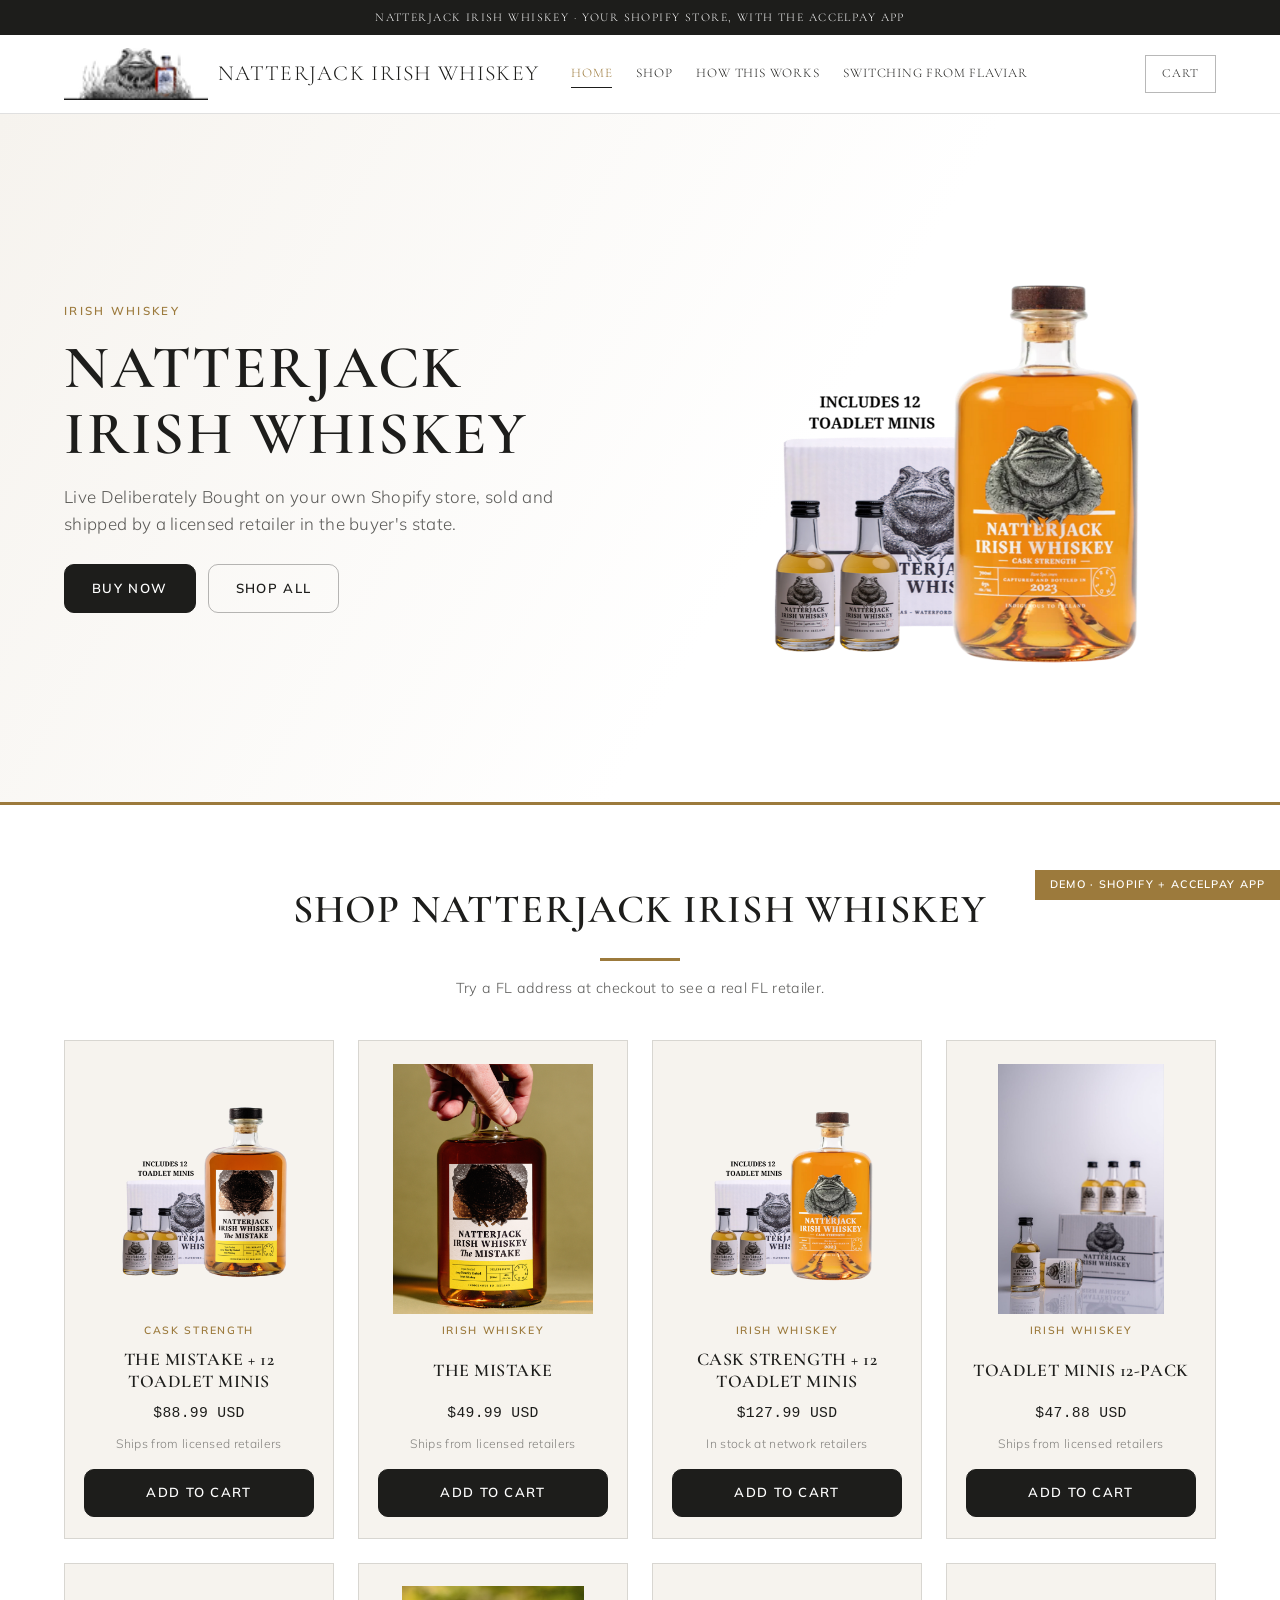
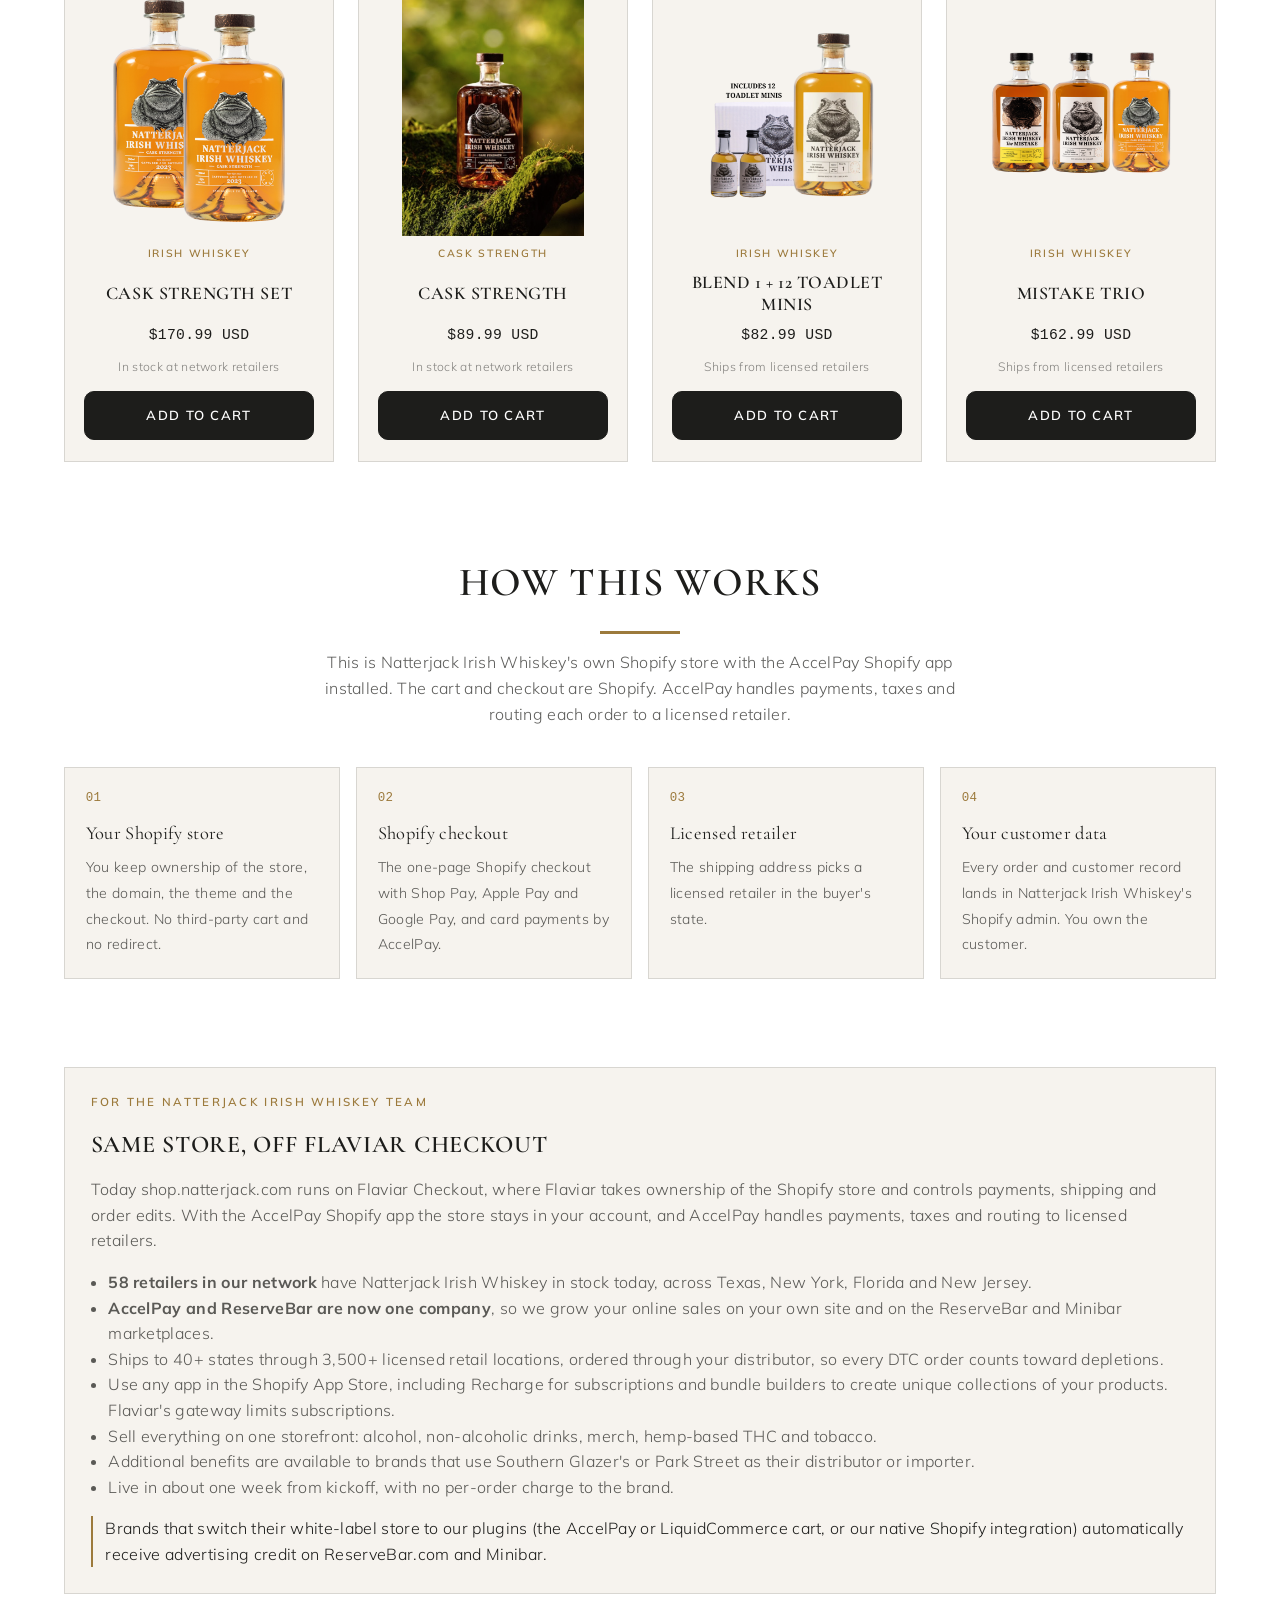
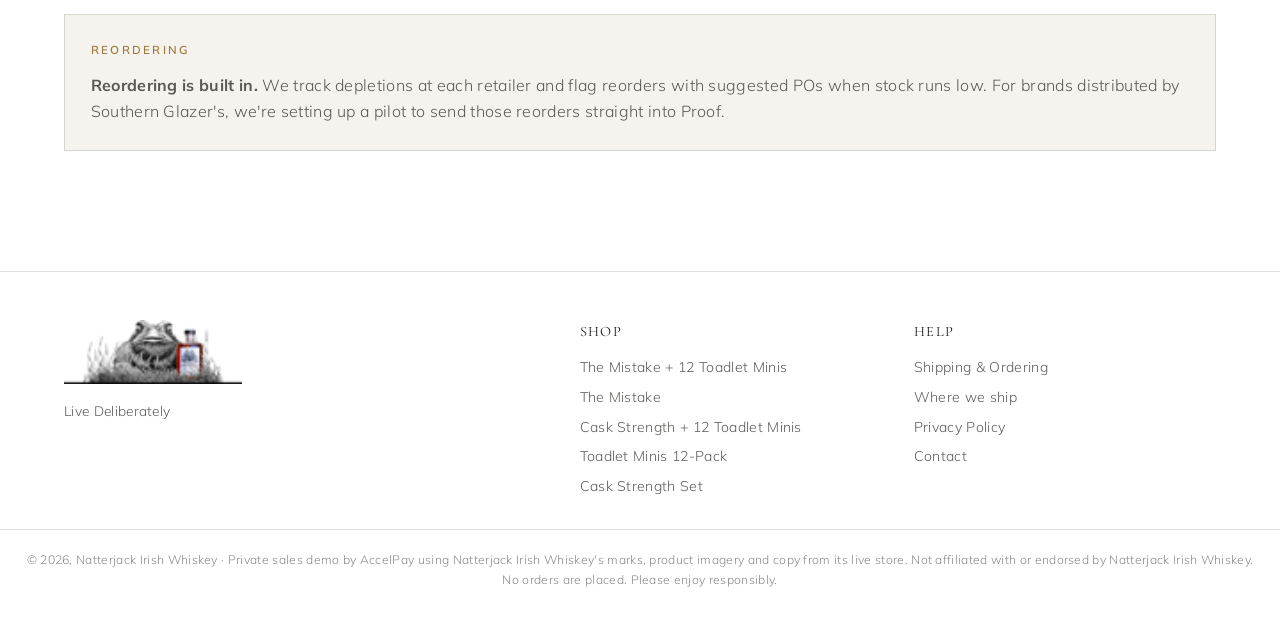
<file: index.html>
<!doctype html>
<html lang="en">
<head>
<meta charset="utf-8">
<meta name="viewport" content="width=device-width,initial-scale=1">
<title>Natterjack Irish Whiskey | AccelPay demo</title>
<meta name="robots" content="noindex,nofollow">
<link rel="icon" href="assets/logo.png">
<link rel="preconnect" href="https://fonts.googleapis.com">
<link rel="preconnect" href="https://fonts.gstatic.com" crossorigin>
<link rel="stylesheet" href="https://fonts.googleapis.com/css2?family=Cormorant+Garamond:wght@500;600;700&family=Mulish:wght@300;400;600;700&display=swap">
<link rel="stylesheet" href="styles.css?v=1">
</head>
<body>
<div class="announce">Natterjack Irish Whiskey &middot; your Shopify store, with the AccelPay app</div>
<header class="top">
  <div class="hdr">
    <a href="index.html" class="brand-link"><img class="logo" src="assets/logo.png" alt="Natterjack Irish Whiskey"><span class="wordmark">Natterjack Irish Whiskey</span></a>
    <nav class="main">
      <a href="index.html" aria-current="page">Home</a><a href="index.html#shop">Shop</a><a href="index.html#how">How this works</a><a href="index.html#switch">Switching from Flaviar</a>
    </nav>
    <div class="hdr-actions">
      <button class="burger" id="burger" aria-label="Menu">&#9776;</button>
      <button class="cart-pill" data-cart-toggle aria-label="Open cart">
        <span class="lbl">Cart</span>
        <span class="count" data-cart-count hidden>0</span>
      </button>
    </div>
  </div>
</header>

<section class="hero">
  <div class="hero-inner">
    <div>
      <div class="eyebrow">Irish whiskey</div>
      <h1>Natterjack Irish Whiskey</h1>
      <p>Live Deliberately Bought on your own Shopify store, sold and shipped by a licensed retailer in the buyer's state.</p>
      <div style="display:flex;gap:.75rem;flex-wrap:wrap"><a class="btn" href="product.html?p=cask-strength-mini-toadlet-the-ideal-gif">Buy now</a><a class="btn ghost" href="#shop">Shop all</a></div>
    </div>
    <div class="shot"><img src="assets/p-cask-strength-mini-toadlet-the-ideal-gif.png" alt="Cask Strength + 12 Toadlet Minis"></div>
  </div>
</section>

<section class="band" id="shop">
  <div class="section-head">
    <h2>Shop Natterjack Irish Whiskey</h2>
    <div class="rule"></div>
    <p style="font-size:.9rem;color:var(--muted)">Try a FL address at checkout to see a real FL retailer.</p>
  </div>
  <div class="grid" id="collection-grid"></div>
</section>

<section class="band" id="how" style="padding-top:1rem">
  <div class="section-head">
    <h2>How this works</h2>
    <div class="rule"></div>
    <p>This is Natterjack Irish Whiskey's own Shopify store with the AccelPay Shopify app installed. The cart and checkout are Shopify. AccelPay handles payments, taxes and routing each order to a licensed retailer.</p>
  </div>
  <div class="how">
    <div class="step"><span class="n">01</span><b>Your Shopify store</b><span>You keep ownership of the store, the domain, the theme and the checkout. No third-party cart and no redirect.</span></div>
    <div class="step"><span class="n">02</span><b>Shopify checkout</b><span>The one-page Shopify checkout with Shop Pay, Apple Pay and Google Pay, and card payments by AccelPay.</span></div>
    <div class="step"><span class="n">03</span><b>Licensed retailer</b><span>The shipping address picks a licensed retailer in the buyer's state.</span></div>
    <div class="step"><span class="n">04</span><b>Your customer data</b><span>Every order and customer record lands in Natterjack Irish Whiskey's Shopify admin. You own the customer.</span></div>
  </div>
</section>

<section class="band" id="switch" style="padding-top:1rem">
  <div class="panel">
    <div class="eyebrow">For the Natterjack Irish Whiskey team</div>
    <h2>Same store, off Flaviar Checkout</h2>
    <p style="margin:0 0 1rem">Today shop.natterjack.com runs on Flaviar Checkout, where Flaviar takes ownership of the Shopify store and controls payments, shipping and order edits. With the AccelPay Shopify app the store stays in your account, and AccelPay handles payments, taxes and routing to licensed retailers.</p>
    <ul style="margin:0 0 1rem;padding-left:1.1rem"><li><b>58 retailers in our network</b> have Natterjack Irish Whiskey in stock today, across Texas, New York, Florida and New Jersey.</li><li><b>AccelPay and ReserveBar are now one company</b>, so we grow your online sales on your own site and on the ReserveBar and Minibar marketplaces.</li><li>Ships to 40+ states through 3,500+ licensed retail locations, ordered through your distributor, so every DTC order counts toward depletions.</li><li>Use any app in the Shopify App Store, including Recharge for subscriptions and bundle builders to create unique collections of your products. Flaviar's gateway limits subscriptions.</li><li>Sell everything on one storefront: alcohol, non-alcoholic drinks, merch, hemp-based THC and tobacco.</li><li>Additional benefits are available to brands that use Southern Glazer's or Park Street as their distributor or importer.</li><li>Live in about one week from kickoff, with no per-order charge to the brand.</li></ul>
    <p class="credit">Brands that switch their white-label store to our plugins (the AccelPay or LiquidCommerce cart, or our native Shopify integration) automatically receive advertising credit on ReserveBar.com and Minibar.</p>
  </div>
  <div class="panel">
    <div class="eyebrow">Reordering</div>
    <p style="margin:0" class="reorder"><b>Reordering is built in.</b> We track depletions at each retailer and flag reorders with suggested POs when stock runs low. For brands distributed by Southern Glazer's, we're setting up a pilot to send those reorders straight into Proof.</p>
  </div>
</section>
<footer class="site">
  <div class="ft">
    <div>
      <img src="assets/logo.png" alt="Natterjack Irish Whiskey" style="height:64px;width:auto">
      <p style="font-size:.86rem;margin-top:1rem;max-width:24rem;color:var(--muted)">Live Deliberately</p>
    </div>
    <div><h4>Shop</h4><ul><li><a href="product.html?p=the-mistake-mini-toadlet-the-perfect-gif">The Mistake + 12 Toadlet Minis</a></li><li><a href="product.html?p=natterjack-the-mistake">The Mistake</a></li><li><a href="product.html?p=cask-strength-mini-toadlet-the-ideal-gif">Cask Strength + 12 Toadlet Minis</a></li><li><a href="product.html?p=natterjack-irish-whiskey-mini-toadlet">Toadlet Minis  12-Pack</a></li><li><a href="product.html?p=natterjack-cask-strength-set">Cask Strength Set</a></li></ul></div>
    <div><h4>Help</h4><ul>
      <li><a href="index.html#how">Shipping &amp; Ordering</a></li>
      <li><a href="index.html#how">Where we ship</a></li>
      <li><a href="#">Privacy Policy</a></li>
      <li><a href="#">Contact</a></li></ul></div>
  </div>
  <div class="legal-row">
    &copy; 2026, Natterjack Irish Whiskey &middot; Private sales demo by AccelPay using Natterjack Irish Whiskey's marks, product imagery and copy from its live store. Not affiliated with or endorsed by Natterjack Irish Whiskey.
    No orders are placed. Please enjoy responsibly.
  </div>
</footer>

<div class="scrim" id="scrim"></div>
<aside class="drawer" id="drawer" aria-label="Your cart">
  <div class="dh"><h2>Your cart</h2><button class="x" id="drawer-close" aria-label="Close">&times;</button></div>
  <div class="cols"><span>Product</span><span>Total</span></div>
  <div class="items" id="drawer-items"></div>
  <div class="df" id="drawer-foot"></div>
</aside>
<div class="ribbon">Demo &middot; Shopify + AccelPay app</div>
<script src="data.js?v=1"></script>
<script src="app.js?v=1"></script>
</body>
</html>
</file>
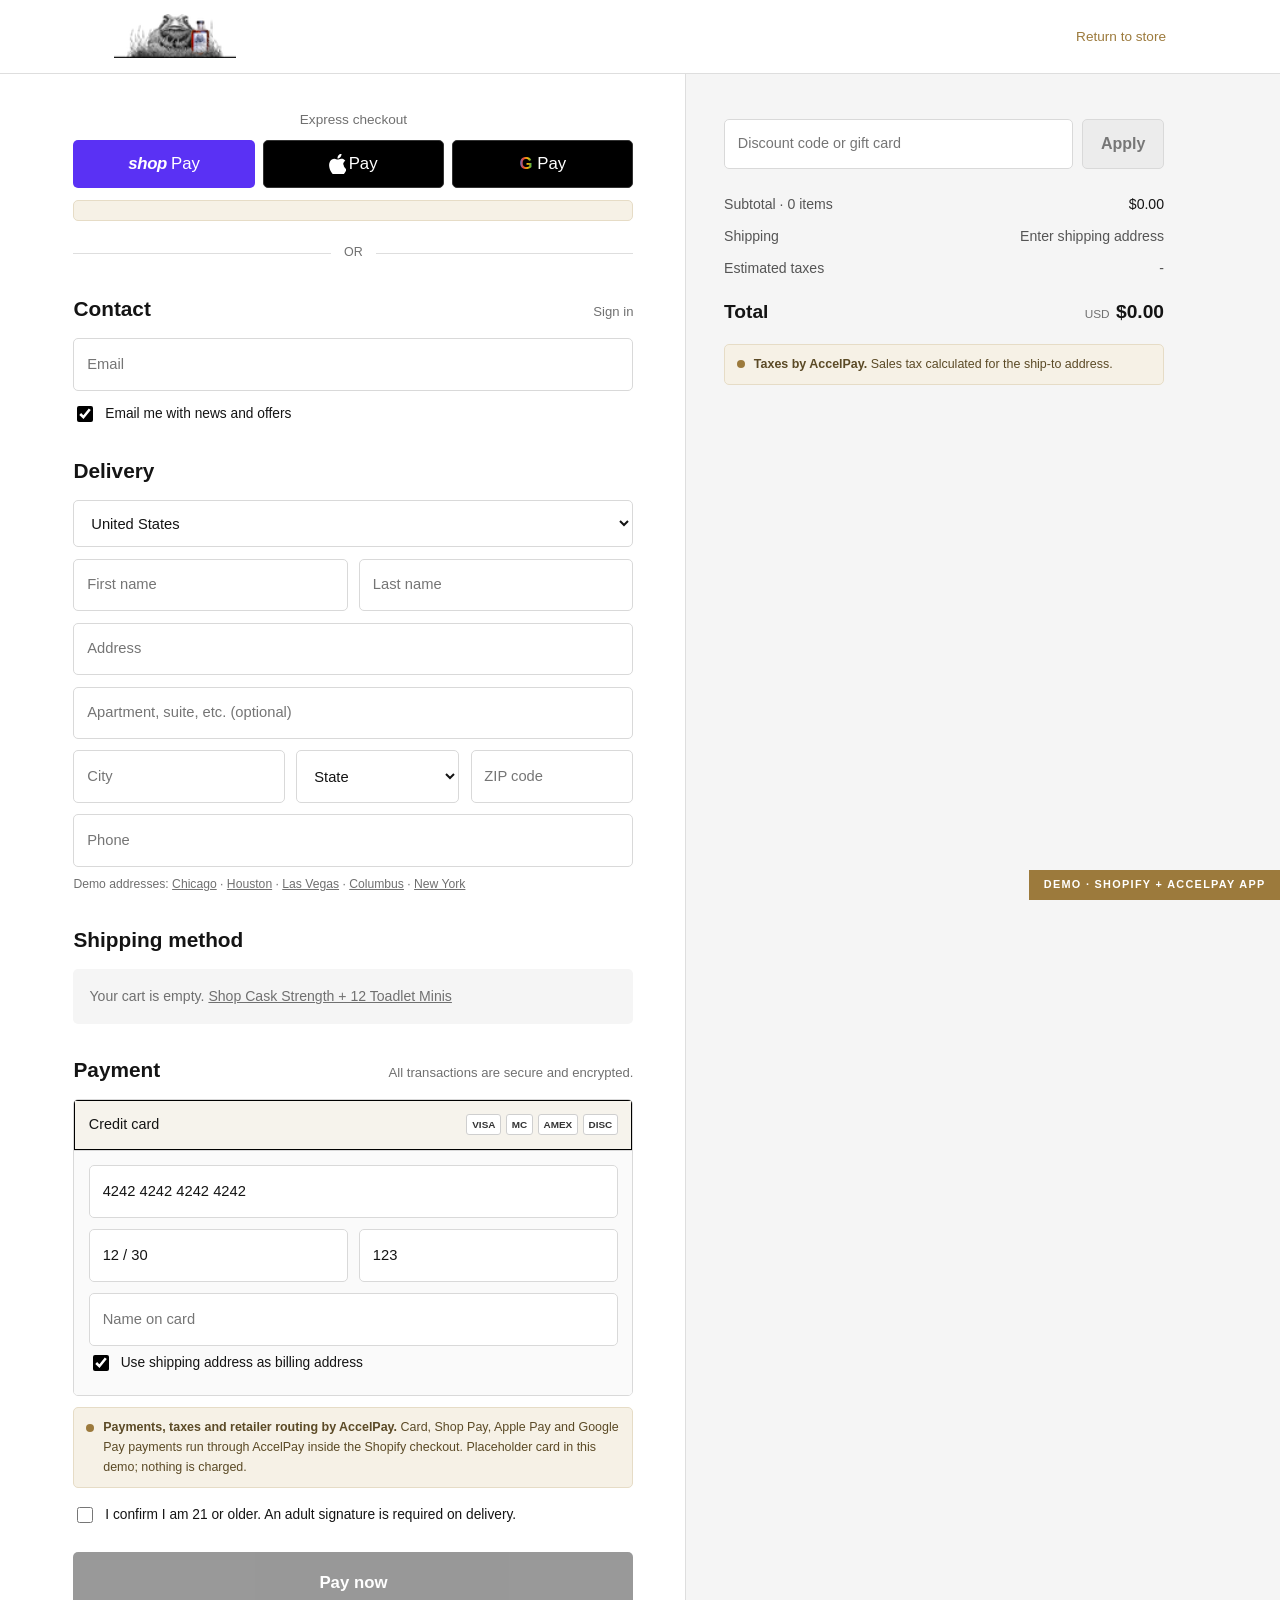
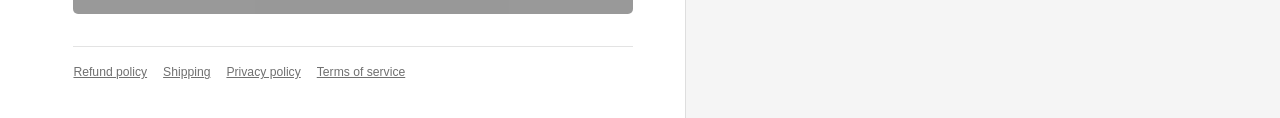
<file: checkout.html>
<!doctype html>
<html lang="en">
<head>
<meta charset="utf-8">
<meta name="viewport" content="width=device-width,initial-scale=1">
<title>Checkout | Natterjack Irish Whiskey</title>
<meta name="robots" content="noindex,nofollow">
<link rel="icon" href="assets/logo.png">
<link rel="preconnect" href="https://fonts.googleapis.com">
<link rel="preconnect" href="https://fonts.gstatic.com" crossorigin>
<link rel="stylesheet" href="https://fonts.googleapis.com/css2?family=Cormorant+Garamond:wght@500;600;700&family=Mulish:wght@300;400;600;700&display=swap">
<link rel="stylesheet" href="styles.css?v=1">
</head>
<body class="co">
<div class="co-head"><div class="in">
  <a href="index.html"><img src="assets/logo.png" alt="Natterjack Irish Whiskey"></a>
  <a class="bag" href="product.html">Return to store</a>
</div></div>

<div id="confirmed" hidden>
  <div class="thanks">
    <h1>Thank you!</h1>
    <p>This is a demo, so nothing was charged and no order was sent.</p>
    <p class="num" id="order-num"></p>
    <p id="order-by"></p>
    <p id="order-total"></p>
    <p style="font-size:.85rem">On the live store, this order and the customer record appear in Natterjack Irish Whiskey's Shopify admin.</p>
    <a class="pay-btn" href="index.html" style="display:inline-block;width:auto;padding:.9rem 1.6rem;text-decoration:none">Continue shopping</a>
  </div>
</div>

<div id="checkout-view" class="checkout">
  <div class="co-left"><div class="inner">
    <form id="co-form" autocomplete="off">
      <div class="xp-title">Express checkout</div>
      <div id="xpay-top"></div>
      <div id="xpay-note" class="callout" hidden></div>
      <div class="or"><span>OR</span></div>
      <div class="co-h">Contact <small>Sign in</small></div>
      <input class="co-field" type="email" name="email" placeholder="Email" required>
      <label class="co-chk"><input type="checkbox" checked> Email me with news and offers</label>

      <div class="co-h">Delivery</div>
      <select class="co-field" aria-label="Country/Region"><option>United States</option></select>
      <div class="co-row">
        <input class="co-field" name="first" placeholder="First name" required>
        <input class="co-field" name="last" placeholder="Last name" required>
      </div>
      <input class="co-field" name="address1" placeholder="Address" required>
      <input class="co-field" name="address2" placeholder="Apartment, suite, etc. (optional)">
      <div class="co-row3">
        <input class="co-field" name="city" placeholder="City" required>
        <select class="co-field" id="state" aria-label="State" required><option value="">State</option><option value="AL">Alabama</option><option value="AK">Alaska</option><option value="AZ">Arizona</option><option value="AR">Arkansas</option><option value="CA">California</option><option value="CO">Colorado</option><option value="CT">Connecticut</option><option value="DE">Delaware</option><option value="DC">District of Columbia</option><option value="FL">Florida</option><option value="GA">Georgia</option><option value="HI">Hawaii</option><option value="ID">Idaho</option><option value="IL">Illinois</option><option value="IN">Indiana</option><option value="IA">Iowa</option><option value="KS">Kansas</option><option value="KY">Kentucky</option><option value="LA">Louisiana</option><option value="ME">Maine</option><option value="MD">Maryland</option><option value="MA">Massachusetts</option><option value="MI">Michigan</option><option value="MN">Minnesota</option><option value="MS">Mississippi</option><option value="MO">Missouri</option><option value="MT">Montana</option><option value="NE">Nebraska</option><option value="NV">Nevada</option><option value="NH">New Hampshire</option><option value="NJ">New Jersey</option><option value="NM">New Mexico</option><option value="NY">New York</option><option value="NC">North Carolina</option><option value="ND">North Dakota</option><option value="OH">Ohio</option><option value="OK">Oklahoma</option><option value="OR">Oregon</option><option value="PA">Pennsylvania</option><option value="RI">Rhode Island</option><option value="SC">South Carolina</option><option value="SD">South Dakota</option><option value="TN">Tennessee</option><option value="TX">Texas</option><option value="UT">Utah</option><option value="VT">Vermont</option><option value="VA">Virginia</option><option value="WA">Washington</option><option value="WV">West Virginia</option><option value="WI">Wisconsin</option><option value="WY">Wyoming</option></select>
        <input class="co-field" id="zip" name="zip" placeholder="ZIP code" inputmode="numeric" maxlength="5" required>
      </div>
      <input class="co-field" name="phone" placeholder="Phone" type="tel">
      <div style="font-size:.76rem;color:#707070;margin:-.2rem 0 .3rem">Demo addresses:
        <a href="#" data-fill="233 S Wacker Dr|Chicago|60606" onclick="return false">Chicago</a> &middot;
        <a href="#" data-fill="1001 Westheimer Rd|Houston|77006" onclick="return false">Houston</a> &middot;
        <a href="#" data-fill="3570 Las Vegas Blvd S|Las Vegas|89109" onclick="return false">Las Vegas</a> &middot;
        <a href="#" data-fill="411 Woody Hayes Dr|Columbus|43210" onclick="return false">Columbus</a> &middot;
        <a href="#" data-fill="350 E 13th St|New York|10009" onclick="return false">New York</a>
      </div>

      <div class="co-h">Shipping method</div>
      <div id="rates"></div>

      <div class="co-h">Payment <small>All transactions are secure and encrypted.</small></div>
      <div class="pay-box">
        <div class="ph"><span>Credit card</span><span class="cards"><span>VISA</span><span>MC</span><span>AMEX</span><span>DISC</span></span></div>
        <div class="pb">
          <input class="co-field" placeholder="Card number" value="4242 4242 4242 4242" aria-label="Card number">
          <div class="co-row">
            <input class="co-field" placeholder="Expiration date (MM / YY)" value="12 / 30" aria-label="Expiration">
            <input class="co-field" placeholder="Security code" value="123" aria-label="Security code">
          </div>
          <input class="co-field" placeholder="Name on card" aria-label="Name on card" style="margin-bottom:.3rem">
          <label class="co-chk"><input type="checkbox" checked> Use shipping address as billing address</label>
        </div>
      </div>
      <div class="callout"><span class="dot"></span><span><b>Payments, taxes and retailer routing by AccelPay.</b> Card, Shop Pay, Apple Pay and Google Pay payments run through AccelPay inside the Shopify checkout. Placeholder card in this demo; nothing is charged.</span></div>
      <label class="co-chk" style="margin-top:1rem"><input type="checkbox" required> I confirm I am 21 or older. An adult signature is required on delivery.</label>
      <button class="pay-btn" id="pay" type="submit" disabled>Pay now</button>
      <div class="co-links"><a href="#">Refund policy</a><a href="#">Shipping</a><a href="#">Privacy policy</a><a href="#">Terms of service</a></div>
    </form>
  </div></div>
  <div class="co-right"><div class="inner" id="os"></div></div>
</div>
<div class="ribbon">Demo &middot; Shopify + AccelPay app</div>
<script src="data.js?v=1"></script>
<script src="app.js?v=1"></script>
</body>
</html>
</file>
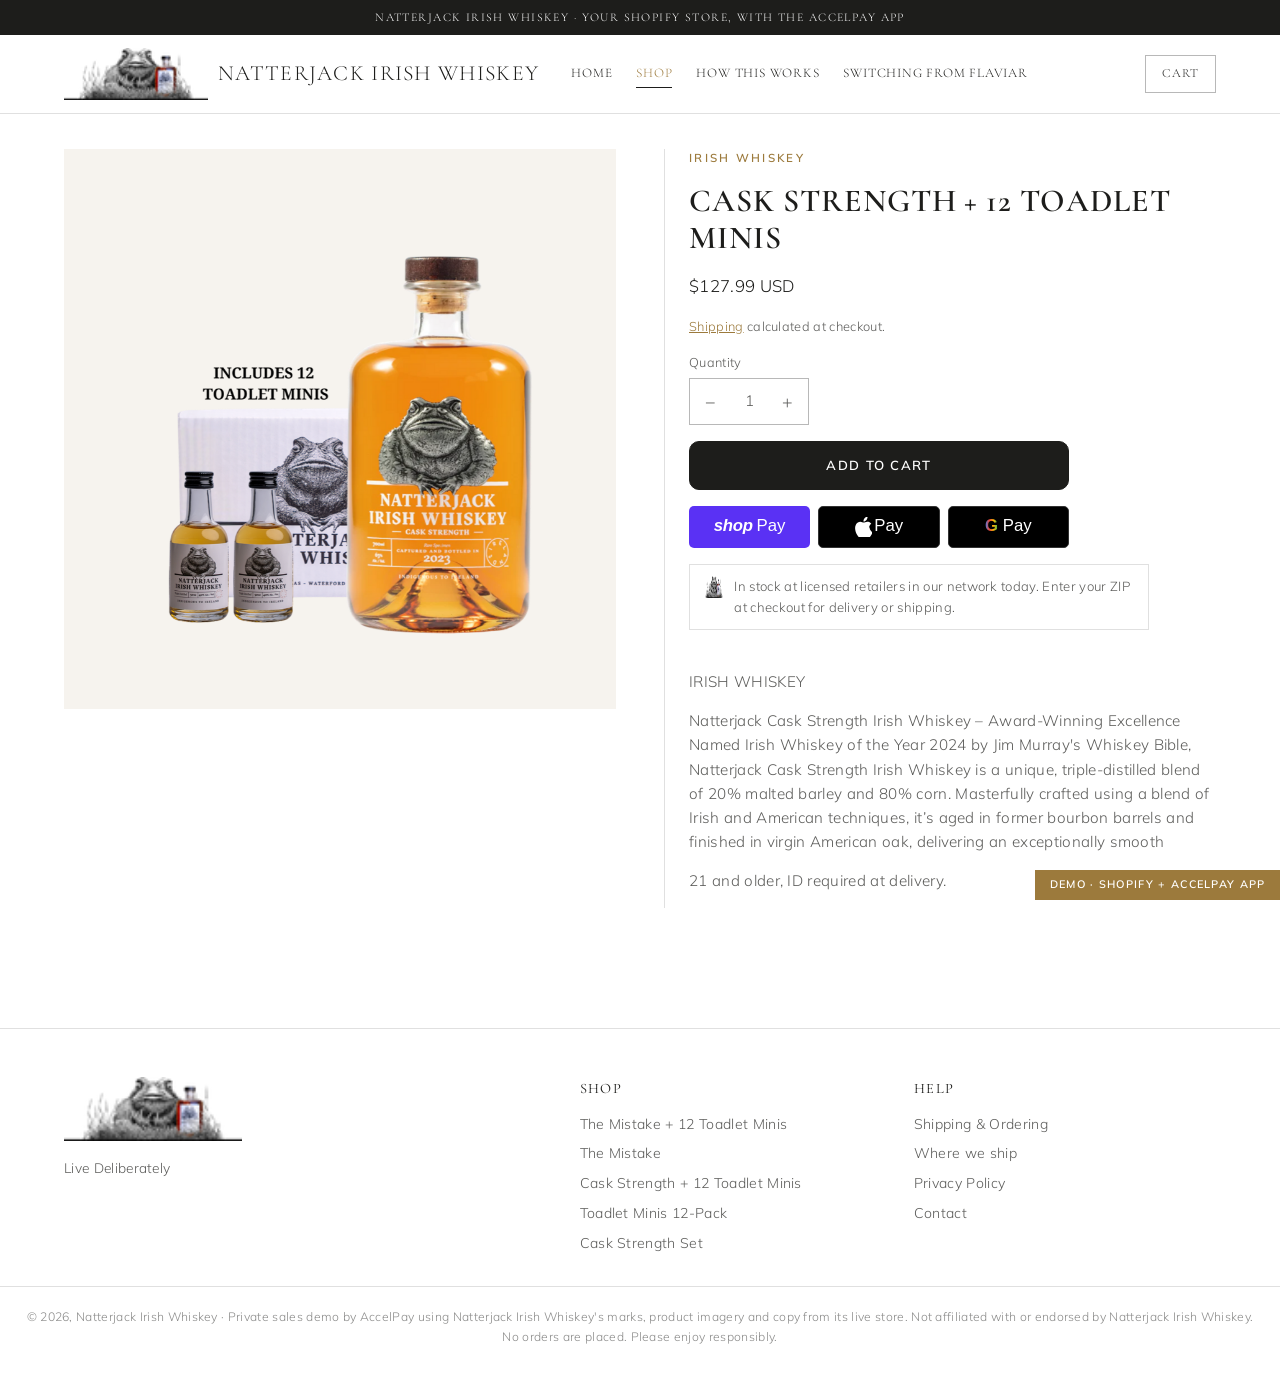
<file: product.html>
<!doctype html>
<html lang="en">
<head>
<meta charset="utf-8">
<meta name="viewport" content="width=device-width,initial-scale=1">
<title>Natterjack Irish Whiskey | AccelPay demo</title>
<meta name="robots" content="noindex,nofollow">
<link rel="icon" href="assets/logo.png">
<link rel="preconnect" href="https://fonts.googleapis.com">
<link rel="preconnect" href="https://fonts.gstatic.com" crossorigin>
<link rel="stylesheet" href="https://fonts.googleapis.com/css2?family=Cormorant+Garamond:wght@500;600;700&family=Mulish:wght@300;400;600;700&display=swap">
<link rel="stylesheet" href="styles.css?v=1">
</head>
<body>
<div class="announce">Natterjack Irish Whiskey &middot; your Shopify store, with the AccelPay app</div>
<header class="top">
  <div class="hdr">
    <a href="index.html" class="brand-link"><img class="logo" src="assets/logo.png" alt="Natterjack Irish Whiskey"><span class="wordmark">Natterjack Irish Whiskey</span></a>
    <nav class="main">
      <a href="index.html">Home</a><a href="index.html#shop" aria-current="page">Shop</a><a href="index.html#how">How this works</a><a href="index.html#switch">Switching from Flaviar</a>
    </nav>
    <div class="hdr-actions">
      <button class="burger" id="burger" aria-label="Menu">&#9776;</button>
      <button class="cart-pill" data-cart-toggle aria-label="Open cart">
        <span class="lbl">Cart</span>
        <span class="count" data-cart-count hidden>0</span>
      </button>
    </div>
  </div>
</header>

<main class="band" style="padding-top:2.2rem">
  <div class="pdp" id="pdp" data-handle="cask-strength-mini-toadlet-the-ideal-gif"></div>
</main>
<script>
(function () { var p = new URLSearchParams(location.search).get('p'); if (p) document.getElementById('pdp').setAttribute('data-handle', p); })();
</script>
<footer class="site">
  <div class="ft">
    <div>
      <img src="assets/logo.png" alt="Natterjack Irish Whiskey" style="height:64px;width:auto">
      <p style="font-size:.86rem;margin-top:1rem;max-width:24rem;color:var(--muted)">Live Deliberately</p>
    </div>
    <div><h4>Shop</h4><ul><li><a href="product.html?p=the-mistake-mini-toadlet-the-perfect-gif">The Mistake + 12 Toadlet Minis</a></li><li><a href="product.html?p=natterjack-the-mistake">The Mistake</a></li><li><a href="product.html?p=cask-strength-mini-toadlet-the-ideal-gif">Cask Strength + 12 Toadlet Minis</a></li><li><a href="product.html?p=natterjack-irish-whiskey-mini-toadlet">Toadlet Minis  12-Pack</a></li><li><a href="product.html?p=natterjack-cask-strength-set">Cask Strength Set</a></li></ul></div>
    <div><h4>Help</h4><ul>
      <li><a href="index.html#how">Shipping &amp; Ordering</a></li>
      <li><a href="index.html#how">Where we ship</a></li>
      <li><a href="#">Privacy Policy</a></li>
      <li><a href="#">Contact</a></li></ul></div>
  </div>
  <div class="legal-row">
    &copy; 2026, Natterjack Irish Whiskey &middot; Private sales demo by AccelPay using Natterjack Irish Whiskey's marks, product imagery and copy from its live store. Not affiliated with or endorsed by Natterjack Irish Whiskey.
    No orders are placed. Please enjoy responsibly.
  </div>
</footer>

<div class="scrim" id="scrim"></div>
<aside class="drawer" id="drawer" aria-label="Your cart">
  <div class="dh"><h2>Your cart</h2><button class="x" id="drawer-close" aria-label="Close">&times;</button></div>
  <div class="cols"><span>Product</span><span>Total</span></div>
  <div class="items" id="drawer-items"></div>
  <div class="df" id="drawer-foot"></div>
</aside>
<div class="ribbon">Demo &middot; Shopify + AccelPay app</div>
<script src="data.js?v=1"></script>
<script src="app.js?v=1"></script>
</body>
</html>
</file>
<file: styles.css>
/* Natterjack Irish Whiskey x AccelPay demo. Base: woodsonwhiskey-accelpay-demo. */

:root {
  --black: #ffffff; --panel: #f6f3ee; --panel-2: #ece7df; --ink: #1d1d1b;
  --muted: rgba(29,29,27,.72); --muted-2: rgba(29,29,27,.52); --line: rgba(0,0,0,.12); --line-2: rgba(0,0,0,.28);
  --gold: #1d1d1b; --gold-hi: #9c7a3c; --gold-soft: rgba(0,0,0,.05); --green: #2f6b4f; --red: #c00000;
  --head: #1d1d1b; --btn-ink: #ffffff; --img-bg: #f6f3ee; --drawer-bg: #ffffff; --ann-bg: #1d1d1b; --ann-ink: #ffffff; --co-head-bg: #ffffff;
  --serif: "Cormorant Garamond", Georgia, serif; --sans: "Mulish", -apple-system, BlinkMacSystemFont, "Helvetica Neue", Arial, sans-serif;
  --mono: ui-monospace, SFMono-Regular, Menlo, monospace; --maxw: 1200px; --btn-radius: 10px;
  --cart-glyph: url("data:image/svg+xml;utf8,<svg xmlns='http://www.w3.org/2000/svg' viewBox='0 0 24 24' fill='none' stroke='black' stroke-width='2' stroke-linecap='round' stroke-linejoin='round'><path d='M6 2 3 6v14a2 2 0 0 0 2 2h14a2 2 0 0 0 2-2V6l-3-4z'/><path d='M3 6h18'/><path d='M16 10a4 4 0 0 1-8 0'/></svg>");
}

* { box-sizing: border-box; }
html { scroll-behavior: smooth; }
body {
  margin: 0; background: var(--black); color: var(--ink);
  font-family: var(--sans); font-weight: 300; font-size: 16px; line-height: 1.6;
  letter-spacing: .02em; -webkit-font-smoothing: antialiased;
}
img { max-width: 100%; display: block; }
a { color: inherit; }
button { font: inherit; cursor: pointer; color: inherit; }
:focus-visible { outline: 2px solid var(--gold); outline-offset: 2px; }

/* ---------------------------------------------------------------- header */
.announce {
  background: var(--ann-bg); color: var(--ann-ink); text-align: center;
  font-family: var(--serif); font-size: .74rem; letter-spacing: .12em;
  text-transform: uppercase; padding: .5rem 1rem;
}
header.top { position: sticky; top: 0; z-index: 60; background: var(--black); border-bottom: 1px solid var(--line); }
.hdr { max-width: var(--maxw); margin: 0 auto; padding: .8rem 1.5rem; display: flex; align-items: center; gap: 2rem; }
.hdr img.logo { height: 62px; width: auto; }
nav.main { display: flex; gap: 1.5rem; flex-wrap: wrap; }
nav.main a {
  font-family: var(--serif); font-size: .82rem; letter-spacing: .06em; text-transform: uppercase;
  text-decoration: none; color: var(--head); padding: .2rem 0; border-bottom: 1px solid transparent;
}
nav.main a:hover, nav.main a[aria-current] { color: var(--gold-hi); border-bottom-color: var(--gold); }
.hdr-actions { margin-left: auto; display: flex; align-items: center; gap: .75rem; }
.cart-pill {
  display: inline-flex; align-items: center; gap: .5rem; background: transparent;
  border: 1px solid var(--line-2); color: var(--head); padding: .5rem 1rem;
  font-family: var(--serif); font-size: .78rem; letter-spacing: .08em; text-transform: uppercase;
}
.cart-pill:hover { border-color: var(--gold); color: var(--gold-hi); }
.cart-pill .count {
  background: var(--gold); color: var(--btn-ink); min-width: 1.35rem; height: 1.35rem; border-radius: 999px;
  display: inline-grid; place-items: center; font-family: var(--mono); font-size: .7rem; padding: 0 .3rem;
}
.cart-pill .count[hidden] { display: none; }
.burger { display: none; background: none; border: none; font-size: 1.5rem; line-height: 1; color: var(--head); }

/* ---------------------------------------------------------------- type + buttons */
.eyebrow { font-family: var(--sans); font-size: .72rem; font-weight: 600; letter-spacing: .2em; text-transform: uppercase; color: var(--gold-hi); margin-bottom: .9rem; }
h1, h2, h3 { font-family: var(--serif); font-weight: 400; letter-spacing: .03em; }
.rule { width: 190px; height: 2px; margin: 1.1rem auto 0; background: linear-gradient(90deg, transparent, var(--gold), transparent); }

.btn {
  display: inline-flex; align-items: center; justify-content: center; gap: .5rem;
  background: var(--gold); color: var(--btn-ink); border: 1px solid var(--gold); border-radius: var(--btn-radius, 0);
  padding: .8rem 1.7rem; font-family: var(--sans); font-weight: 600; font-size: .82rem;
  letter-spacing: .1em; text-transform: uppercase; text-decoration: none;
}
.btn:hover { background: var(--gold-hi); border-color: var(--gold-hi); }
.btn.ghost { background: transparent; color: var(--head); border-color: var(--line-2); }
.btn.ghost:hover { border-color: var(--gold); color: var(--gold-hi); }
.btn:disabled { opacity: .4; cursor: not-allowed; }
.btn.block { width: 100%; }

/* ---------------------------------------------------------------- hero */
.hero { position: relative; overflow: hidden; border-bottom: 1px solid var(--line); }
.hero-inner { max-width: var(--maxw); margin: 0 auto; padding: 4rem 1.5rem; display: grid; grid-template-columns: 1.05fr 1fr; gap: 3rem; align-items: center; }
.hero h1 { font-size: clamp(2.3rem, 5.4vw, 3.8rem); line-height: 1.08; margin: 0 0 1rem; text-transform: uppercase; }
.hero p { color: var(--muted); font-size: 1.06rem; margin: 0 0 1.7rem; max-width: 32rem; }
.hero .shot img { width: 100%; max-height: 560px; object-fit: contain; }

/* ---------------------------------------------------------------- sections */
.band { max-width: var(--maxw); margin: 0 auto; padding: 4.5rem 1.5rem; }
.section-head { text-align: center; margin-bottom: 2.5rem; }
.section-head h2 { font-size: clamp(1.8rem, 4vw, 2.5rem); margin: 0; text-transform: uppercase; }
.section-head p { color: var(--muted); margin: 1rem auto 0; max-width: 40rem; }

.grid { display: grid; grid-template-columns: repeat(auto-fill, minmax(240px, 1fr)); gap: 1.5rem; }
.card {
  background: var(--panel); border: 1px solid var(--line); padding: 1.4rem 1.2rem 1.3rem;
  display: flex; flex-direction: column; gap: .55rem; text-align: center; text-decoration: none; color: inherit;
}
.card:hover { border-color: var(--gold); }
.card .shot { height: 250px; display: grid; place-items: center; overflow: hidden; }
.card .shot img { max-height: 250px; width: auto; object-fit: contain; }
.card h3 { font-size: 1.12rem; margin: 0; line-height: 1.25; text-transform: uppercase; min-height: 2.8rem; display: grid; place-items: center; }
.card .tag { font-size: .66rem; font-weight: 600; letter-spacing: .16em; text-transform: uppercase; color: var(--gold-hi); }
.card .price { font-family: var(--mono); font-size: .92rem; margin-top: auto; }
.card .avail { font-size: .76rem; color: var(--muted-2); }

.split { display: grid; grid-template-columns: 1fr 1fr; gap: 3rem; align-items: center; }
.split img { width: 100%; }
.split p { color: var(--muted); }

/* how it works */
.how { display: grid; grid-template-columns: repeat(4, 1fr); gap: 1rem; }
.how .step { border: 1px solid var(--line); padding: 1.3rem; background: var(--panel); }
.how .step b { display: block; font-family: var(--serif); font-weight: 400; font-size: 1.15rem; margin-bottom: .4rem; color: var(--head); }
.how .step span { font-size: .88rem; color: var(--muted); }
.how .step .n { font-family: var(--mono); color: var(--gold-hi); font-size: .78rem; display: block; margin-bottom: .6rem; }

.rb-note {
  display: flex; align-items: center; gap: .75rem; border: 1px solid var(--line); background: var(--panel);
  padding: .7rem .9rem; font-size: .84rem; color: var(--muted);
}
.rb-note b { color: var(--head); font-weight: 600; }
.rb-note a { color: var(--gold-hi); }
.rb-mark { font-family: var(--serif); font-size: .72rem; letter-spacing: .14em; text-transform: uppercase; border: 1px solid var(--gold); color: var(--gold-hi); padding: .2rem .45rem; white-space: nowrap; }

/* ---------------------------------------------------------------- product page (Shopify theme) */
.pdp { display: grid; grid-template-columns: minmax(0,1fr) minmax(0,1fr); gap: 3rem; align-items: start; }
.pdp .gallery { display: flex; flex-direction: column; gap: .8rem; min-width: 0; }
.pdp .gallery .main { background: var(--img-bg); display: grid; place-items: center; min-height: 420px; }
.pdp .gallery .main img { max-height: 560px; width: auto; object-fit: contain; }
.pdp .thumbs { display: flex; gap: .5rem; }
.pdp .thumbs button { width: 64px; height: 64px; border: 1px solid var(--line); background: var(--img-bg); padding: 3px; display: grid; place-items: center; }
.pdp .thumbs button[aria-selected="true"] { border-color: var(--gold); }
.pdp .thumbs img { max-height: 100%; width: auto; }
.pdp .info { display: flex; flex-direction: column; gap: 1rem; min-width: 0; padding-left: 1.5rem; border-left: 1px solid var(--line); }
.pdp h1 { font-size: 2rem; margin: 0; text-transform: uppercase; line-height: 1.15; }
.pdp .price { font-size: 1.05rem; }
.pdp .small { font-size: .8rem; color: var(--muted); }
.pdp .small a { color: var(--gold-hi); }
.pdp .qty-wrap { display: flex; flex-direction: column; gap: .35rem; font-size: .8rem; color: var(--muted); }
.pdp .desc p { color: var(--muted); margin: 0 0 .9rem; font-size: .95rem; }
.pdp .desc b { color: var(--head); font-weight: 600; }
.qty { display: inline-flex; align-items: center; border: 1px solid var(--line-2); width: max-content; }
.qty button { background: none; border: none; width: 2.6rem; min-height: 2.8rem; font-size: 1.1rem; }
.qty span, .qty input { font-family: var(--sans); min-width: 2.2rem; text-align: center; font-size: .95rem; }
.atc { max-width: 380px; }
.fulfil-line { display: flex; gap: .6rem; align-items: flex-start; font-size: .82rem; color: var(--muted); border: 1px solid var(--line); padding: .7rem .8rem; max-width: 460px; }
.fulfil-line img { width: 22px; height: 22px; border-radius: 5px; flex: none; }
.notice { font-size: .85rem; color: var(--muted); border-left: 2px solid var(--gold); padding: .2rem 0 .2rem .75rem; }

/* ---------------------------------------------------------------- Shopify cart drawer (Dawn-style) */
.scrim { position: fixed; inset: 0; background: rgba(0,0,0,.6); opacity: 0; pointer-events: none; transition: opacity .25s; z-index: 90; }
.scrim.on { opacity: 1; pointer-events: auto; }
.drawer { position: fixed; top: 0; right: 0; height: 100%; width: min(420px, 100%); background: var(--drawer-bg); border-left: 1px solid var(--line); z-index: 100; display: flex; flex-direction: column; transform: translateX(100%); transition: transform .28s ease; }
.drawer.on { transform: none; }
.drawer .dh { display: flex; align-items: center; justify-content: space-between; padding: 1.4rem 1.5rem 1rem; }
.drawer .dh h2 { font-size: 1.5rem; margin: 0; }
.drawer .x { background: none; border: none; font-size: 1.7rem; line-height: 1; color: var(--muted); }
.drawer .cols { display: flex; justify-content: space-between; font-size: .66rem; letter-spacing: .12em; text-transform: uppercase; color: var(--muted-2); padding: 0 1.5rem .6rem; border-bottom: 1px solid var(--line); }
.drawer .items { flex: 1; overflow-y: auto; padding: 0 1.5rem; }
.cline { display: grid; grid-template-columns: 76px minmax(0,1fr) auto; gap: 1rem; padding: 1.2rem 0; border-bottom: 1px solid var(--line); }
.cline .im { background: var(--img-bg); display: grid; place-items: center; height: 92px; }
.cline .im img { max-height: 88px; width: auto; }
.cline .nm { font-size: .92rem; line-height: 1.3; }
.cline .pr { font-size: .84rem; color: var(--muted); margin: .2rem 0 .6rem; }
.cline .qrow { display: flex; align-items: center; gap: .6rem; }
.cline .qty button { min-height: 2.2rem; width: 2.2rem; }
.cline .rm { background: none; border: none; color: var(--muted); font-size: 1rem; padding: 0; }
.cline .tot { font-size: .9rem; }
.empty { text-align: center; color: var(--muted); padding: 3rem 1rem; }
.drawer .df { border-top: 1px solid var(--line); padding: 1.2rem 1.5rem 1.5rem; display: flex; flex-direction: column; gap: .7rem; }
.drawer .df .est { display: flex; justify-content: space-between; font-size: 1rem; }
.drawer .df .small { font-size: .78rem; color: var(--muted); }

/* ---------------------------------------------------------------- Shopify one-page checkout */
body.co { background: #fff; color: #141414; font-family: -apple-system, BlinkMacSystemFont, "Segoe UI", Roboto, "Helvetica Neue", Arial, sans-serif; font-weight: 400; letter-spacing: 0; }
.co-head { border-bottom: 1px solid #dedede; background: var(--co-head-bg); }
.co-head .in { max-width: 1100px; margin: 0 auto; padding: .9rem 1.5rem; display: flex; align-items: center; justify-content: space-between; }
.co-head img { height: 54px; width: auto; }
.co-head a.bag { color: var(--gold-hi); font-size: .85rem; text-decoration: none; }
.checkout { display: grid; grid-template-columns: minmax(0,1.15fr) minmax(0,1fr); min-height: calc(100vh - 80px); }
.co-left { padding: 2.2rem clamp(1rem, 4vw, 3.5rem); min-width: 0; }
.co-left .inner { max-width: 560px; margin-left: auto; }
.co-right { background: #f5f5f5; border-left: 1px solid #dedede; padding: 2.2rem clamp(1rem, 3vw, 3rem); min-width: 0; }
.co-right .inner { max-width: 440px; position: sticky; top: 1.5rem; }
.co-h { font-size: 1.3rem; font-weight: 600; margin: 1.8rem 0 .8rem; display: flex; align-items: baseline; justify-content: space-between; gap: 1rem; }
.co-h:first-child { margin-top: 0; }
.co-h small { font-size: .82rem; font-weight: 400; color: #707070; }
.co-field { width: 100%; border: 1px solid #d9d9d9; border-radius: 5px; padding: .85rem .8rem; font: inherit; font-size: .92rem; margin-bottom: .7rem; background: #fff; color: #141414; min-width: 0; }
.co-field:focus { outline: none; border-color: #000; box-shadow: 0 0 0 1px #000; }
.co-row { display: grid; grid-template-columns: 1fr 1fr; gap: .7rem; }
.co-row3 { display: grid; grid-template-columns: 1.3fr 1fr 1fr; gap: .7rem; }
.co-chk { display: flex; gap: .55rem; align-items: center; font-size: .86rem; margin: .1rem 0 .4rem; }
.co-chk input { accent-color: #000; width: 16px; height: 16px; }
.co-empty { background: #f5f5f5; border-radius: 5px; padding: 1rem; font-size: .88rem; color: #707070; }
.rates { border: 1px solid #d9d9d9; border-radius: 5px; overflow: hidden; }
.rate { display: flex; align-items: center; gap: .8rem; padding: .95rem .9rem; border-bottom: 1px solid #d9d9d9; cursor: pointer; }
.rate:last-child { border-bottom: none; }
.rate.on { background: #f6f3ec; box-shadow: inset 0 0 0 1px #000; }
.rate input { accent-color: #000; width: 17px; height: 17px; flex: none; }
.rate .ic { width: 30px; height: 30px; border-radius: 7px; flex: none; }
.rate .t { flex: 1; min-width: 0; font-size: .9rem; }
.rate .t span { display: block; color: #707070; font-size: .8rem; margin-top: .1rem; }
.rate .p { font-size: .9rem; font-weight: 600; white-space: nowrap; }
.callout { display: flex; gap: .55rem; align-items: flex-start; font-size: .78rem; color: #5b4a26; background: #f6f1e6; border: 1px solid #e6dcc6; border-radius: 5px; padding: .6rem .75rem; margin-top: .7rem; }
.callout b { font-weight: 600; }
.callout .dot { width: 8px; height: 8px; border-radius: 50%; background: var(--gold); flex: none; margin-top: .35rem; }
.pay-box { border: 1px solid #d9d9d9; border-radius: 5px; overflow: hidden; }
.pay-box .ph { display: flex; justify-content: space-between; align-items: center; background: #f6f3ec; padding: .85rem .9rem; border-bottom: 1px solid #d9d9d9; font-size: .9rem; box-shadow: inset 0 0 0 1px #000; }
.pay-box .ph .cards { display: flex; gap: .3rem; }
.pay-box .ph .cards span { font-size: .62rem; font-weight: 700; border: 1px solid #cfcfcf; border-radius: 3px; padding: .1rem .3rem; background: #fff; color: #333; }
.pay-box .pb { padding: .9rem; background: #fafafa; }
.pay-btn { width: 100%; background: #000; color: #fff; border: none; border-radius: 5px; padding: 1.1rem; font-size: 1.05rem; font-weight: 600; margin-top: 1.2rem; }
.pay-btn:disabled { opacity: .4; cursor: not-allowed; }
.co-legal { font-size: .76rem; color: #707070; margin-top: .9rem; }
.co-links { display: flex; gap: 1rem; flex-wrap: wrap; font-size: .76rem; color: #707070; border-top: 1px solid #e3e3e3; margin-top: 2rem; padding-top: 1rem; }
.os-item { display: flex; gap: .9rem; align-items: center; padding: .4rem 0 1rem; }
.os-item .im { width: 64px; height: 64px; border: 1px solid #dedede; border-radius: 8px; background: var(--img-bg); position: relative; display: grid; place-items: center; padding: 4px; flex: none; }
.os-item .im img { max-height: 100%; width: auto; }
.os-item .im .q { position: absolute; top: -9px; right: -9px; background: #666; color: #fff; min-width: 21px; height: 21px; border-radius: 11px; font-size: .74rem; display: grid; place-items: center; padding: 0 5px; }
.os-item .nm { flex: 1; min-width: 0; font-size: .88rem; }
.os-item .nm span { display: block; color: #707070; font-size: .78rem; }
.os-item .pr { font-size: .88rem; }
.os-disc { display: flex; gap: .6rem; margin: .6rem 0 1.2rem; }
.os-disc input { flex: 1; min-width: 0; border: 1px solid #d9d9d9; border-radius: 5px; padding: .8rem; font: inherit; font-size: .9rem; }
.os-disc button { border: 1px solid #d9d9d9; background: #ececec; color: #777; border-radius: 5px; padding: 0 1.1rem; font-weight: 600; }
.os-line { display: flex; justify-content: space-between; font-size: .88rem; padding: .3rem 0; gap: 1rem; }
.os-line .m { color: #555; }
.os-line.total { font-size: 1.2rem; font-weight: 600; padding-top: .8rem; }
.os-line.total small { font-size: .74rem; color: #707070; font-weight: 400; margin-right: .4rem; }
.thanks { max-width: 600px; margin: 0 auto; padding: 4rem 1.5rem; text-align: center; }
.thanks h1 { font-size: 2rem; margin: 0 0 .5rem; font-weight: 600; font-family: inherit; letter-spacing: 0; }
.thanks p { color: #555; }
.thanks .num { font-family: var(--mono); color: #000; }

/* express checkout buttons (Shopify accelerated checkout) */
.xpay { display: grid; grid-template-columns: repeat(3, minmax(0,1fr)); gap: .5rem; }
.xpay .xb { height: 42px; border: none; border-radius: 5px; display: flex; align-items: center; justify-content: center; gap: .15rem; font-family: -apple-system, BlinkMacSystemFont, "Segoe UI", Roboto, Arial, sans-serif; font-size: 1.05rem; color: #fff; letter-spacing: 0; text-transform: none; }
.xpay.big .xb { height: 48px; }
.xpay .xb span { font-weight: 500; }
.xpay .shop { background: #5a31f4; }
.xpay .shop b { font-weight: 800; font-style: italic; letter-spacing: -.02em; margin-right: .1rem; }
.xpay .apple { background: #000; border: 1px solid #333; }
.xpay .google { background: #000; border: 1px solid #333; }
.xpay .google .g { font-weight: 700; background: linear-gradient(90deg,#4285f4,#ea4335,#fbbc05,#34a853); -webkit-background-clip: text; background-clip: text; color: transparent; margin-right: .15rem; }
.xp-title { text-align: center; font-size: .85rem; color: #707070; margin-bottom: .6rem; }
.or { display: flex; align-items: center; gap: .8rem; color: #707070; font-size: .78rem; margin: 1.4rem 0 .6rem; }
.or::before, .or::after { content: ""; flex: 1; height: 1px; background: #dedede; }

/* panel on the home page */
.panel { background: var(--panel); border: 1px solid var(--line); padding: 1.6rem; }
.panel + .panel { margin-top: 1.25rem; }
.panel h2 { margin: 0 0 .8rem; font-size: 1.5rem; text-transform: uppercase; }
.panel p, .panel li { color: var(--muted); }
.panel .credit { border-left: 2px solid var(--gold); padding-left: .8rem; margin: 0; color: var(--ink); }

/* ---------------------------------------------------------------- footer */
footer.site { border-top: 1px solid var(--line); margin-top: 3rem; }
.ft { max-width: var(--maxw); margin: 0 auto; padding: 3rem 1.5rem 2rem; display: grid; grid-template-columns: 1.6fr 1fr 1fr; gap: 2rem; }
.ft h4 { font-family: var(--serif); font-weight: 400; font-size: .9rem; letter-spacing: .1em; text-transform: uppercase; color: var(--head); margin: 0 0 .8rem; }
.ft ul { list-style: none; margin: 0; padding: 0; display: flex; flex-direction: column; gap: .45rem; font-size: .88rem; color: var(--muted); }
.ft a { text-decoration: none; }
.ft a:hover { color: var(--gold-hi); }
.legal-row { border-top: 1px solid var(--line); padding: 1.25rem 1.5rem 3rem; text-align: center; font-size: .76rem; color: var(--muted-2); }

.ribbon { position: fixed; right: 0; bottom: 0; z-index: 120; background: var(--gold); color: var(--btn-ink); font-size: .68rem; font-weight: 600; letter-spacing: .12em; text-transform: uppercase; padding: .4rem .9rem; }

/* ---------------------------------------------------------------- responsive */
@media (max-width: 960px) {
  .pdp { grid-template-columns: 1fr; gap: 1.5rem; }
  .pdp .info { padding-left: 0; border-left: 0; }
  .checkout { grid-template-columns: 1fr; }
  .co-right { border-left: 0; border-top: 1px solid #dedede; order: -1; }
  .co-left .inner, .co-right .inner { margin: 0 auto; position: static; }
  .hero-inner, .split { grid-template-columns: 1fr; gap: 2rem; }
  .how { grid-template-columns: 1fr 1fr; }
  .ft { grid-template-columns: 1fr 1fr; }
}
@media (max-width: 720px) {
  .co-row, .co-row3 { grid-template-columns: 1fr; gap: 0; }
  .pdp .gallery .main { min-height: 300px; }
  .pdp .gallery .main img { max-height: 340px; }
  .hdr { padding: .6rem 1rem; gap: .75rem; position: relative; }
  .hdr img.logo { height: 46px; }
  nav.main { display: none; }
  nav.main.open { display: flex; flex-direction: column; position: absolute; top: 100%; left: 0; right: 0; background: var(--black); border-bottom: 1px solid var(--line); padding: 1rem 1.5rem; gap: .9rem; }
  .burger { display: block; }
  .hdr-actions { margin-left: auto; }
  .cart-pill { padding: .5rem .8rem; }
  .cart-pill .lbl { display: none; }
  .cart-pill::before { content: ""; width: 1rem; height: 1rem; flex: none; background: currentColor; -webkit-mask: var(--cart-glyph) center/contain no-repeat; mask: var(--cart-glyph) center/contain no-repeat; }
  .band { padding: 3rem 1rem; }
  .hero-inner { padding: 2.5rem 1rem; }
  .how { grid-template-columns: 1fr; }
  .ft { grid-template-columns: 1fr; padding: 2.5rem 1rem 1.5rem; }
  .rb-note { flex-wrap: wrap; }
}


.brand-link { display: flex; align-items: center; gap: .6rem; text-decoration: none; }
.hdr img.logo { height: 52px; max-width: 200px; object-fit: contain; }
.wordmark { font-family: var(--serif); font-size: 1.35rem; letter-spacing: .06em; text-transform: uppercase; color: var(--head); white-space: nowrap; }
.co-head img { height: 44px; max-width: 200px; object-fit: contain; }
h1, h2, h3 { font-weight: 600; }
.hero { background: linear-gradient(120deg, var(--panel) 0%, var(--black) 60%); border-bottom: 3px solid var(--gold-hi); }
.rule { background: var(--gold-hi); height: 3px; width: 80px; }
.card .shot { background: var(--img-bg); }
.card:hover { border-color: var(--gold-hi); }
.btn:hover, .btn.ghost:hover { filter: brightness(1.15); }
.panel .credit { border-left-color: var(--gold-hi); }
.ribbon { background: var(--gold-hi); color: #fff; }
.cart-pill .count { background: var(--gold-hi); color: #fff; }
.callout .dot { background: var(--gold-hi); }
@media (max-width: 720px) { .wordmark { display: none; } }
</file>
